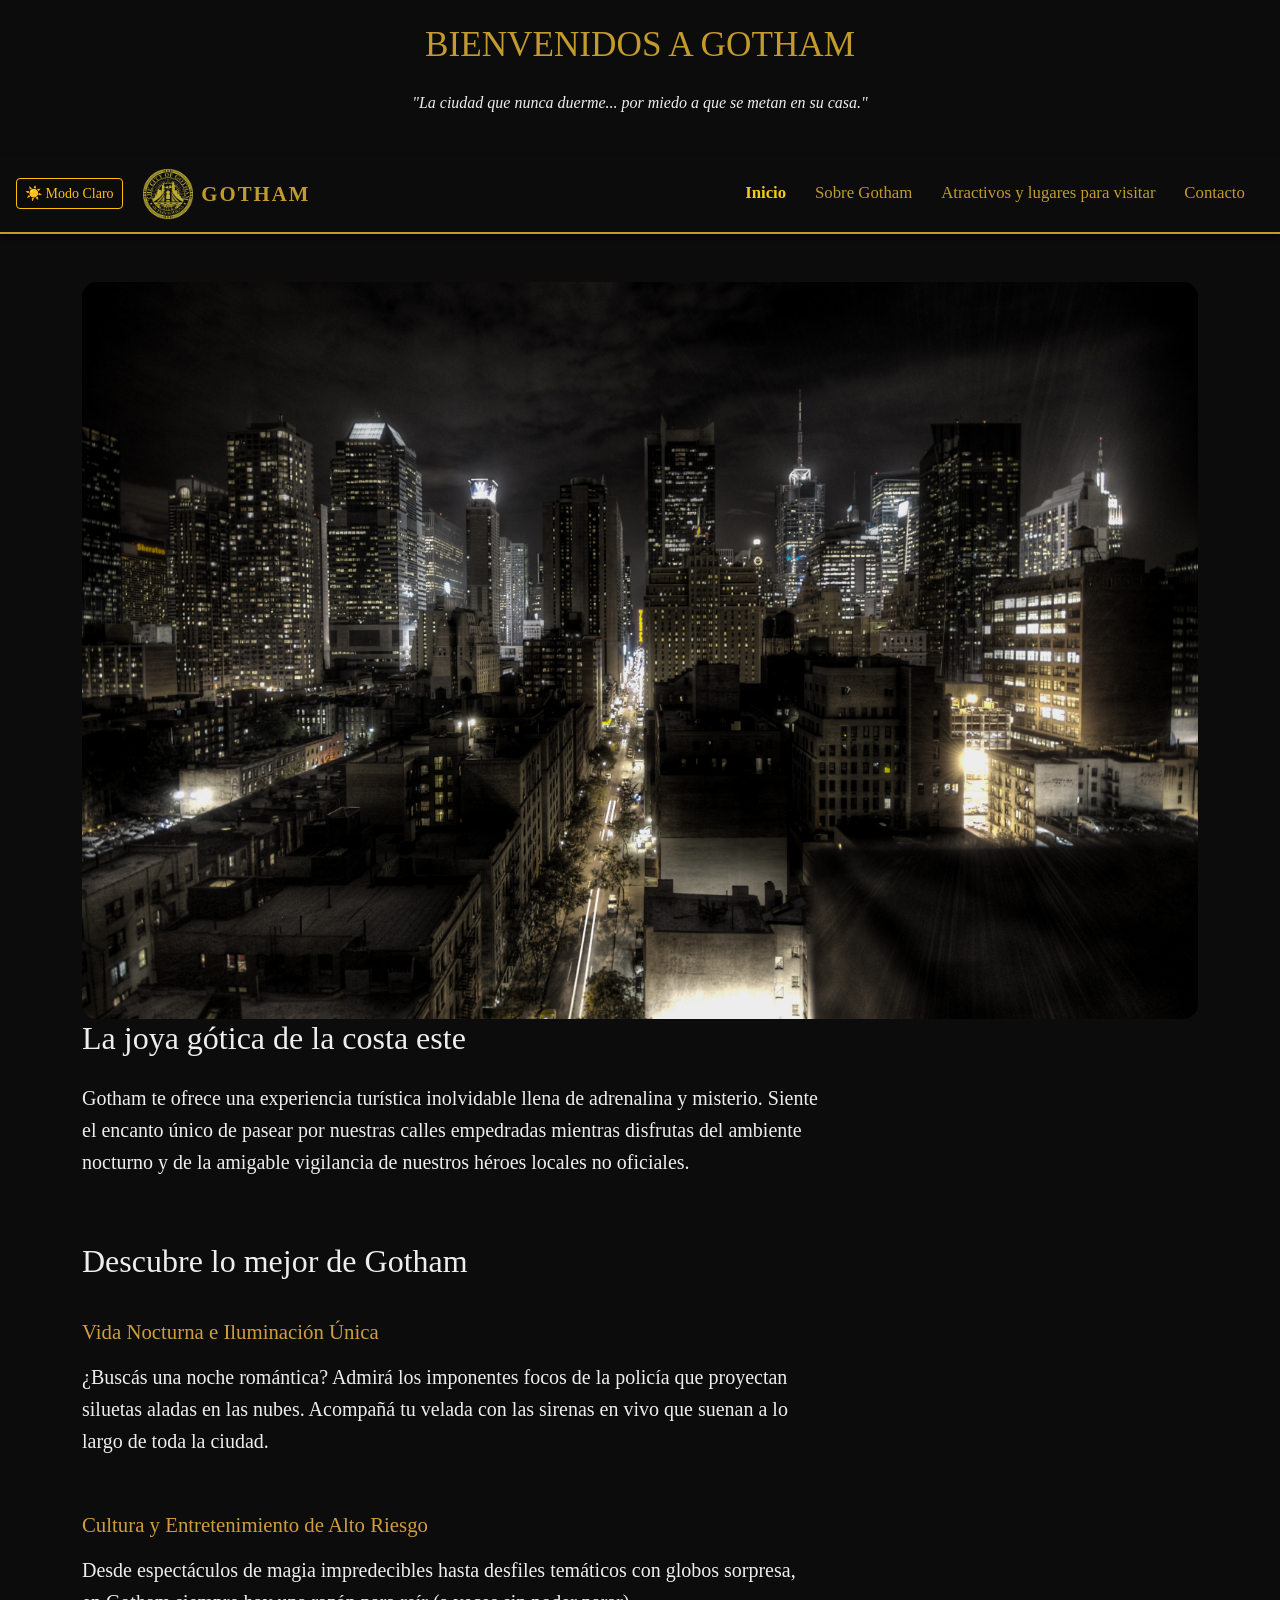
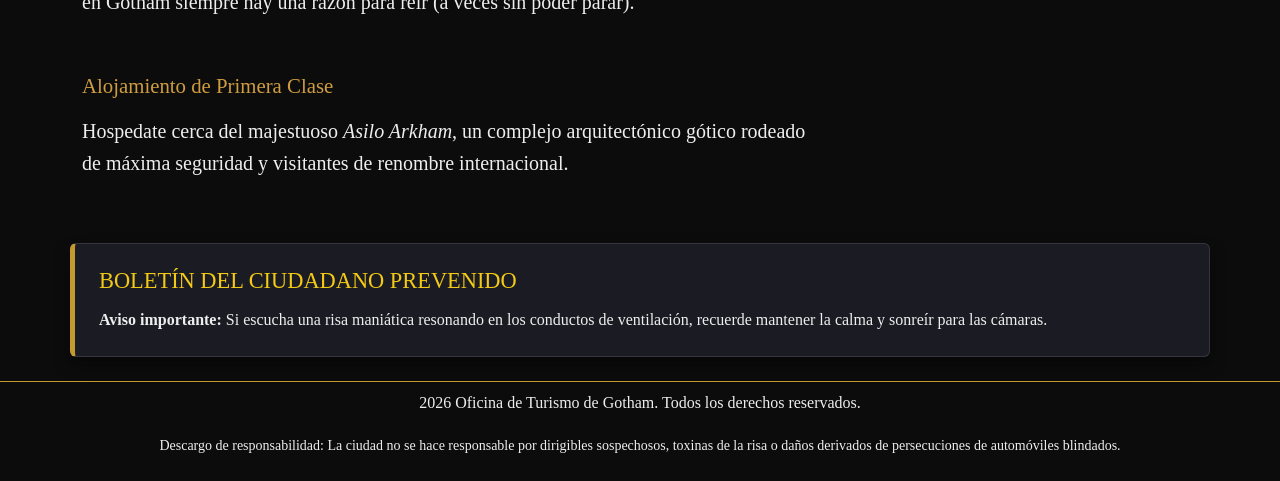
<file: Index.html>
<!DOCTYPE html>
<html lang="es">
<head>
    <meta charset="UTF-8">
    <meta name="viewport" content="width=device-width, initial-scale=1.0">
    <title>Gotham - Portal Turístico Oficial</title>
    <link href="https://cdn.jsdelivr.net/npm/bootstrap@5.3.8/dist/css/bootstrap.min.css" rel="stylesheet">
    <link rel="stylesheet" href="CSS/estilos.css">
    <script>
        if (localStorage.getItem('tema') === 'claro') {
        document.documentElement.classList.add('modo-claro');
        }
    </script>
</head>
<body>
    <header class="encabezado">
    <div class="container py-4">
        <h1 class="titulo-principal">Bienvenidos a Gotham</h1>
        <p class="subtitulo-principal"><em>"La ciudad que nunca duerme... por miedo a que se metan en su casa."</em></p>
    </div>
</header>

<nav class="navbar navbar-expand-lg navbar-dark navegacion"
     aria-label="Navegación principal">
    <button id="btn-tema" class="btn btn-outline-warning btn-sm ms-lg-3" aria-label="Cambiar tema">☀️ Modo Claro</button>

    <div class="container">
        <a class="navbar-brand d-flex align-items-center gap-2" href="Index.html">
            <img src="img/Iconos/logo.png" alt="Logo de Gotham" width="50" height="50">
            <span class="nombre-sitio">GOTHAM</span>
        </a>

        <button class="navbar-toggler" type="button"
                data-bs-toggle="collapse" data-bs-target="#menuPrincipal"
                aria-controls="menuPrincipal" aria-expanded="false"
                aria-label="Abrir o cerrar el menú">
            <span class="navbar-toggler-icon"></span>
        </button>

        <div class="collapse navbar-collapse" id="menuPrincipal">
            <ul class="navbar-nav ms-auto">
                <li class="nav-item">
                    <a class="nav-link menu-enlace active" href="Index.html" aria-current="page">Inicio</a>
                </li>
                <li class="nav-item">
                    <a class="nav-link menu-enlace" href="Ciudad.html">Sobre Gotham</a>
                </li>
                <li class="nav-item">
                    <a class="nav-link menu-enlace" href="Lugares.html">Atractivos y lugares para visitar</a>
                </li>
                <li class="nav-item">
                    <a class="nav-link menu-enlace" href="Contacto.html">Contacto</a>
                </li>
            </ul>
        </div>
    </div>
</nav>
    <main>
        
        <section class="container my-5">
            <img src="img/lugares/Gotham.jpg" alt="Gotham" class="sin-puntas">
            <h2 class="mb-4">La joya gótica de la costa este</h2> 

            <div class="row align-items-center g-4">
                
                <div class="col-12 col-md-8">
                    <p class="lead">Gotham te ofrece una experiencia turística inolvidable llena de adrenalina y misterio. 
                Siente el encanto único de pasear por nuestras calles empedradas mientras disfrutas del ambiente nocturno y de la amigable vigilancia de nuestros héroes locales no oficiales.</p>
                </div>
            </div>
        </section>
        
        <section class="container my-5">
            <h2 class="mb-4">Descubre lo mejor de Gotham</h2> 
            <article class="row align-items-center g-4 mb-4">
                <div class="col-12 col-md-8">
                    <h3>Vida Nocturna e Iluminación Única</h3>
                    <p class="lead">¿Buscás una noche romántica? Admirá los imponentes focos de la policía que proyectan siluetas aladas en las nubes. 
                Acompañá tu velada con las sirenas en vivo que suenan a lo largo de toda la ciudad.</p>
                </div>
            </article>
            <article class="row align-items-center g-4 mb-4">
                <div class="col-12 col-md-8">
                    <h3>Cultura y Entretenimiento de Alto Riesgo</h3>
                    <p class="lead">Desde espectáculos de magia impredecibles hasta desfiles temáticos con globos sorpresa, en Gotham siempre hay una razón para reír (a veces sin poder parar).</p>
                </div>
            </article>
            <article class="row align-items-center g-4 mb-4">
                <div class="col-12 col-md-8">
                    <h3>Alojamiento de Primera Clase</h3>
                    <p class="lead">Hospedate cerca del majestuoso <i>Asilo Arkham</i>, un complejo arquitectónico gótico rodeado de máxima seguridad y visitantes de renombre internacional. </p>
                </div>
            </article>
        </section>
        <aside class="position-relative aside-personalizado p-4 mb-4 rounded container my-5">
            <h2>Boletín del Ciudadano Prevenido</h2>
            <p><strong>Aviso importante:</strong> Si escucha una risa maniática resonando en los conductos de ventilación, recuerde mantener la calma y sonreír para las cámaras.</p>
        </aside>


    </main>
    <footer>
        <p> 2026 Oficina de Turismo de Gotham. Todos los derechos reservados.</p>
        <p><small>Descargo de responsabilidad: La ciudad no se hace responsable por dirigibles sospechosos, toxinas de la risa o daños derivados de persecuciones de automóviles blindados.</small></p>
    </footer>
    <script src="https://cdn.jsdelivr.net/npm/bootstrap@5.3.8/dist/js/bootstrap.bundle.min.js"></script>
    <script src="main.js"></script>
    
</body>
</html>
</file>
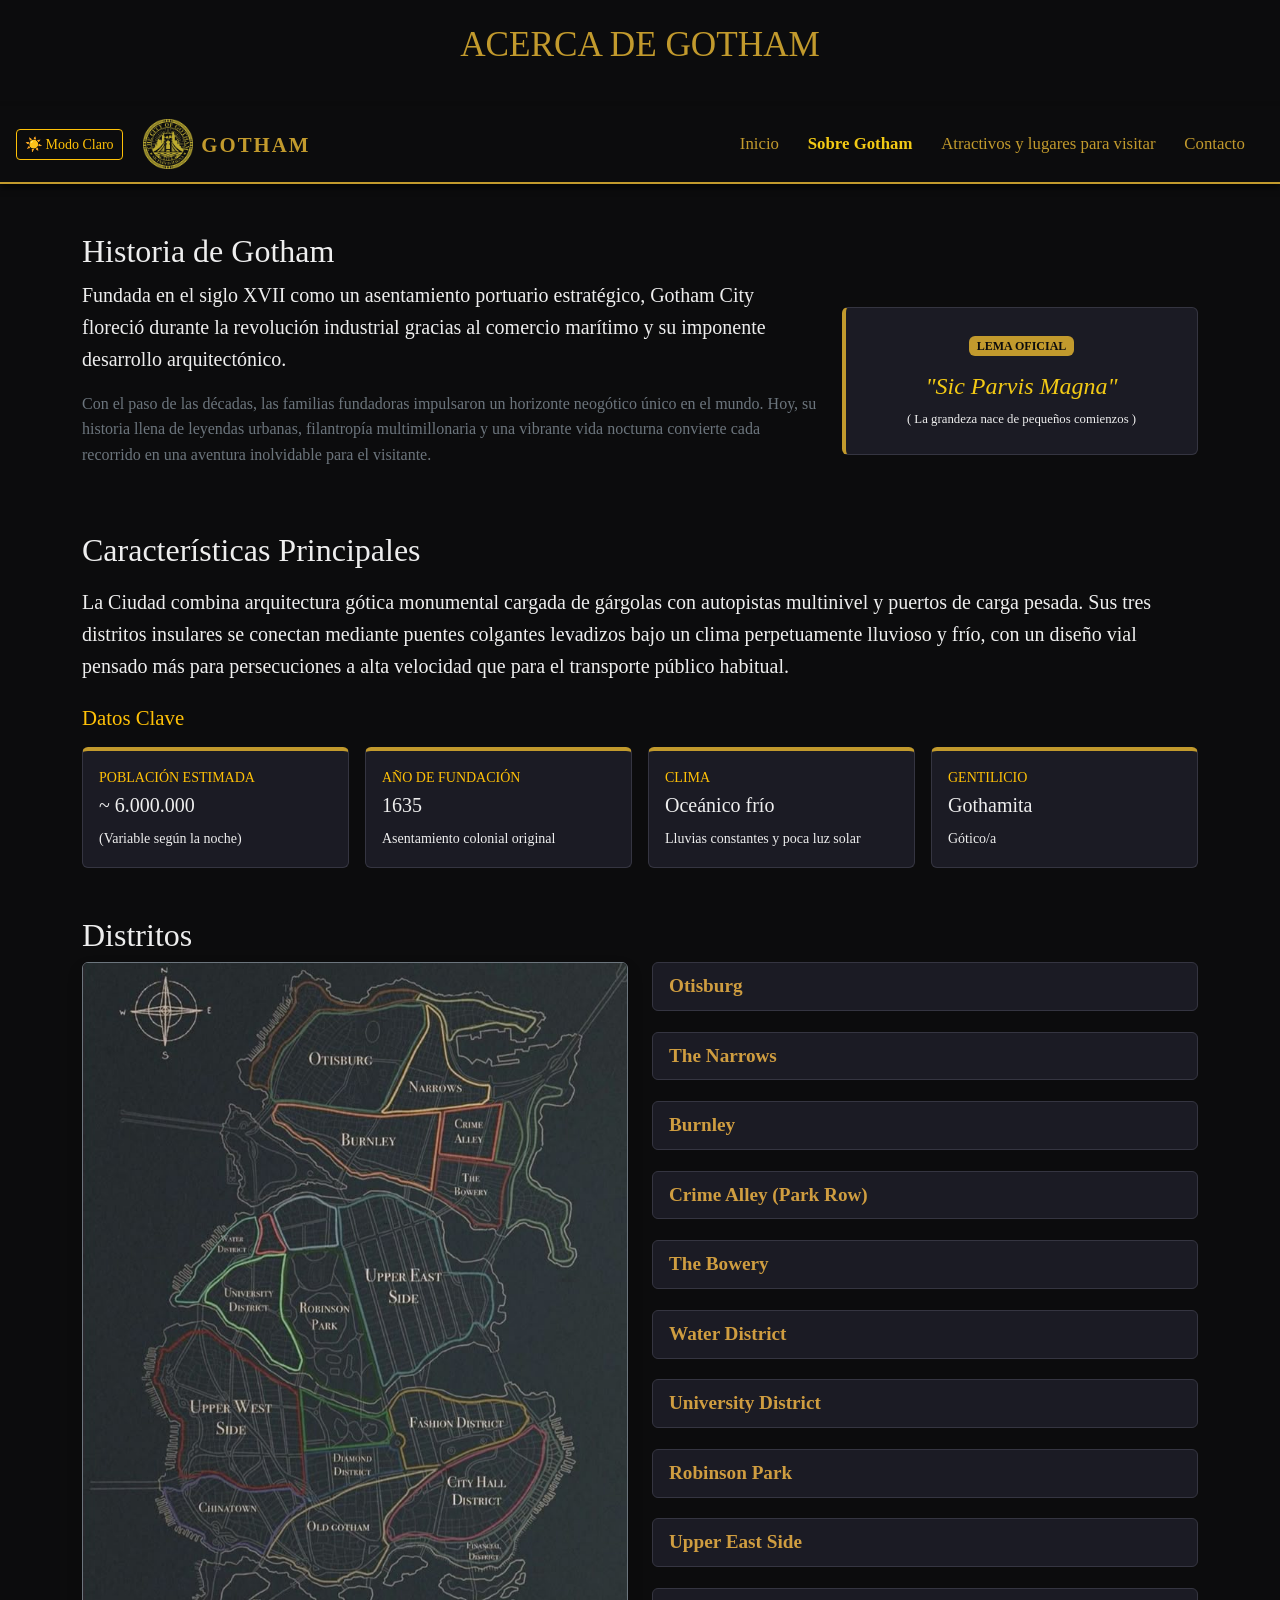
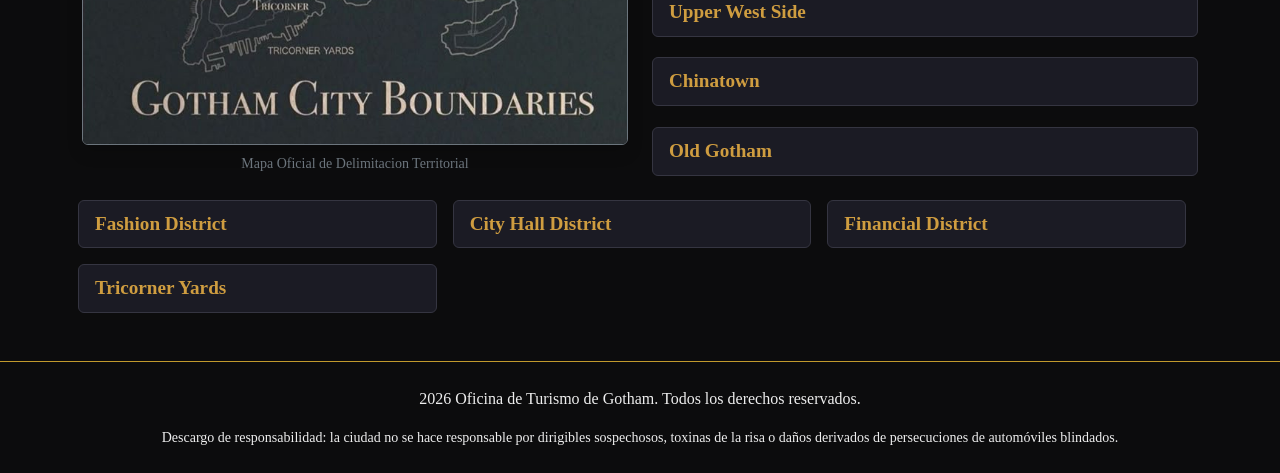
<file: ciudad.html>
<!DOCTYPE html>
<html lang="es">
<head>
    <meta charset="UTF-8">
    <meta name="viewport" content="width=device-width, initial-scale=1.0">

    <title>Gotham - Historia y Caracteristicas</title>

    <link href="https://cdn.jsdelivr.net/npm/bootstrap@5.3.8/dist/css/bootstrap.min.css" rel="stylesheet">
    <link rel="stylesheet" href="CSS/estilos.css">
    <script>
        if (localStorage.getItem('tema') === 'claro') {
        document.documentElement.classList.add('modo-claro');
        }
    </script>

</head>

<body>
    <header class="encabezado">
        <div class="container py-4">
            <h1 class="titulo-principal">Acerca de Gotham</h1>
        </div> 
    </header>
    
    <nav class="navbar navbar-expand-lg  navbar-dark navegacion "
            aria-label="Navegación principal">
        <button id="btn-tema" class="btn btn-outline-warning btn-sm ms-lg-3" aria-label="Cambiar tema">☀️ Modo Claro</button>

        <div class="container">

            <a class="navbar-brand d-flex align-items-center gap-2 " href="Index.html">
                <img src="img/Iconos/logo.png"
                        alt="Logo de Gotham"
                        width="50"
                        height="50">
                <span class="nombre-sitio">GOTHAM</span>
            </a>

            <button class="navbar-toggler"
                    type="button"
                    data-bs-toggle="collapse"
                    data-bs-target="#menuPrincipal"
                    aria-controls="menuPrincipal"
                    aria-expanded="false"
                    aria-label="Abrir o cerrar el menú">

                <span class="navbar-toggler-icon"></span>

            </button>

            <div class="collapse navbar-collapse"
                id="menuPrincipal">

                <ul class="navbar-nav ms-auto">

                    <li class="nav-item">
                        <a class="nav-link menu-enlace" href="Index.html">Inicio</a>
                    </li>

                    <li class="nav-item"> 
                        <a class="nav-link menu-enlace active"href="Ciudad.html">Sobre Gotham</a>
                    </li>

                    <li class="nav-item">
                        <a class="nav-link menu-enlace "href="Lugares.html" aria-current="page">Atractivos y lugares para visitar</a>
                    </li>

                    <li class="nav-item">
                        <a class="nav-link menu-enlace"href="Contacto.html">Contacto</a>
                    </li>
                </ul>
            </div>
        </div>
    </nav>


    <main>
        
        <section class="container my-5">
            <h2>Historia de Gotham</h2> 

            <div class="row align-items-center g-4">
                
                <div class="col-12 col-md-8">
                    <p class="lead">Fundada en el siglo XVII como un asentamiento portuario estratégico, Gotham City floreció durante la revolución industrial gracias al comercio marítimo y su imponente desarrollo arquitectónico.</p>
                    <p class="text-secondary">Con el paso de las décadas, las familias fundadoras impulsaron un horizonte neogótico único en el mundo. Hoy, su historia llena de leyendas urbanas, filantropía multimillonaria y una vibrante vida nocturna convierte cada recorrido en una aventura inolvidable para el visitante.</p> 
                </div>

                <div class="col-12 col-md-4">
                    <div class="card tarjeta-lema">
                        <div class="card-body text-center py-4">
                            <span class="badge">Lema Oficial</span>
                            <h4>"Sic Parvis Magna"</h4>
                            <p>( La grandeza nace de pequeños comienzos )</p>
                        </div>
                    </div>
                </div>
            </div>
        </section>

        <section id="datos-clave" class="container my-5">
            <h2 class="mb-3">Características Principales</h2>
            <p class="lead mb-4">
                La Ciudad combina arquitectura gótica monumental cargada de gárgolas con autopistas multinivel y puertos de carga pesada. Sus tres distritos insulares se conectan mediante puentes colgantes levadizos bajo un clima perpetuamente lluvioso y frío, con un diseño vial pensado más para persecuciones a alta velocidad que para el transporte público habitual.
            </p>

            <h3 class="text-warning mb-3">Datos Clave</h3>
            
            <div class="row row-cols-1 row-cols-md-2 row-cols-lg-4 g-3">
                
                <div class="col">
                    <div class="card h-100">
                        <div class="card-body">
                            <small class="text-warning text-uppercase d-block mb-1">Población Estimada</small>
                            <h5>~ 6.000.000</h5>
                            <small>(Variable según la noche)</small>
                        </div>
                    </div>
                </div>
            
                <div class="col">
                    <div class="card h-100">
                        <div class="card-body">
                            <small class="text-warning text-uppercase d-block mb-1">Año de Fundación</small>
                            <h5>1635</h5>
                            <small>Asentamiento colonial original</small>
                        </div>
                    </div>
                </div> 
                <div class="col">
                    <div class="card h-100">
                        <div class="card-body">
                            <small class="text-warning text-uppercase d-block mb-1">Clima</small>
                            <h5>Oceánico frío</h5>
                            <small>Lluvias constantes y poca luz solar</small>
                        </div>
                    </div>
                </div> 
                <div class="col">
                    <div class="card h-100">
                        <div class="card-body">
                            <small class="text-warning text-uppercase d-block mb-1">Gentilicio</small>
                            <h5>Gothamita</h5>
                            <small>Gótico/a</small>
                        </div>
                    </div>
                </div>         
            </div>
        </section>


        <section id="distritos" class="container my-5">
            <h2>Distritos</h2>

            <div class="row mb-4">

                <div class="col-12 col-md-6 mb-3 mb-md-0">
                    <img src="img/lugares/Mapa.jpg" 
                    class="img-fluid rounded border border-secondary shadow" 
                    alt="Mapa de Gotham">
                    <small class="d-block text-secondary text-center mt-2">
                    Mapa Oficial de Delimitacion Territorial</small>
                </div>

                
                <div class="col-12 col-md-6 d-flex flex-column justify-content-between">
                    
                    <div class="card mb-2">
                        <div class="card-body py-2 px-3">
                            <details class="distrito-detalles">
                                <summary>Otisburg</summary>

                                <div class="distrito-contenido">
                                    <p class="card-text">Sector septentrional de uso industrial y logístico. Es el eje de transferencia de carga pesada, depósitos fiscales y conexión directa hacia las dársenas norteñas.</p>
                                    <small class="text-secondary d-block">
                                        <strong>Puntos de interes:</strong>Terminal de Carga Ferroviaria del Norte y Depósitos Portuarios Otis.
                                    </small>
                                </div>
                            </details>
                        </div>
                    </div>
                
                    
                    <div class="card mb-2">
                        <div class="card-body py-2 px-3">
                            <details class="distrito-detalles">
                                <summary>The Narrows</summary>

                                <div class="distrito-contenido">
                                    <p class="card-text">Isla fluvial angosta situada en el sector noreste. Funciona como zona de contención institucional y paso obligado entre los sistemas de puentes hacia el norte metropolitano.</p>
                                        <small class="text-secondary d-block">
                                        <strong>Puntos de interés:</strong> Pasaje del Acueducto y Puente Levadizo Este.
                                    </small>
                                </div>
                            </details>
                        </div>
                    </div>
            
                    <div class="card mb-2">
                        <div class="card-body py-2 px-3">
                            <details class="distrito-detalles">
                                <summary>Burnley</summary>
                                <div class="distrito-contenido">
                                    <p class="card-text">Núcleo de servicios esenciales y salud pública de Gotham Central. Agrupa la mayor densidad de complejos sanitarios y laboratorios de investigación médica del municipio.</p>
                                    <small class="text-secondary d-block">
                                        <strong>Puntos de interés:</strong> Hospital General de Gotham y Complejo Médico Universitario.
                                    </small>
                                </div>
                            </details>
                        </div>
                    </div>

                    <div class="card mb-2">
                        <div class="card-body py-2 px-3">
                            <details class="distrito-detalles">
                                <summary>Crime Alley (Park Row)</summary>
                                <div class="distrito-contenido">
                                    <p class="card-text">Antigua área residencial señorial de finales del siglo XIX actualmente bajo programa de reordenamiento urbano y vigilancia preventiva permanente del GCPD.</p>
                                    <small class="text-secondary d-block">
                                        <strong>Puntos de interés:</strong> Teatro Monarch (fachada histórica) y Memorial de Park Row.
                                    </small>
                                </div>
                            </details>
                        </div>
                    </div>
                    
                    <div class="card mb-2">
                        <div class="card-body py-2 px-3">
                            <details class="distrito-detalles">
                                <summary>The Bowery</summary>
                                <div class="distrito-contenido">
                                    <p class="card-text">Distrito popular de alta densidad residencial y comercial periférica, caracterizado por sus talleres mecánicos, mercados vecinales y arterias de tránsito continuo.</p>
                                    <small class="text-secondary d-block">
                                        <strong>Puntos de interés:</strong> Mercado Central Este y Estación de Trenes Bowery.
                                    </small>
                                </div>
                            </details>
                        </div>
                    </div>
                    
                   <div class="card mb-2">
                        <div class="card-body py-2 px-3">
                            <details class="distrito-detalles">
                                <summary>Water District</summary>
                                <div class="distrito-contenido">
                                    <p class="card-text">Comuna ribereña occidental dedicada al tratamiento de aguas y control hidroeléctrico, enlace vital entre la bahía y el acueducto central.</p>
                                    <small class="text-secondary d-block">
                                        <strong>Puntos de interés:</strong> Estación de Bombeo Municipal y Diques Occidentales.
                                    </small>
                                </div>
                            </details>
                        </div>
                    </div>
                    
                    <div class="card mb-2">
                        <div class="card-body py-2 px-3">
                            <details class="distrito-detalles">
                                <summary>University District</summary>
                                <div class="distrito-contenido">
                                    <p class="card-text">Polo cultural y científico metropolitano. Concentra las principales facultades públicas, bibliotecas históricas y residencias académicas de la región.</p>
                                    <small class="text-secondary d-block">
                                        <strong>Puntos de interés:</strong> Universidad de Gotham City y Biblioteca Central Archival.
                                    </small>
                                </div>
                            </details>
                        </div>
                    </div>

                    <div class="card mb-2">
                        <div class="card-body py-2 px-3">
                            <details class="distrito-detalles">
                                <summary>Robinson Park</summary>
                                <div class="distrito-contenido">
                                    <p class="card-text">Reserva natural central y pulmón verde protegido de la metrópoli. Proporciona espacios de recreación pública, conservación botánica y lagos artificiales.</p>
                                    <small class="text-secondary d-block">
                                        <strong>Puntos de interés:</strong> Jardín Botánico Municipal y Embalse Central Robinson.
                                    </small>
                                </div>
                            </details>
                        </div>
                    </div>

                    <div class="card mb-2">
                        <div class="card-body py-2 px-3">
                            <details class="distrito-detalles">
                                <summary>Upper East Side</summary>
                                <div class="distrito-contenido">
                                    <p class="card-text">Subdistrito residencial de clase media-alta y profesionales, conformado por bloques de apartamentos neoclásicos y clubes sociales tradicionales.</p>
                                    <small class="text-secondary d-block">
                                        <strong>Puntos de interés:</strong> Paseo Costero Este y Museo Cívico de Arte.
                                    </small>
                                </div>
                            </details>
                        </div>
                    </div>

                    <div class="card mb-2">
                        <div class="card-body py-2 px-3">
                            <details class="distrito-detalles">
                                <summary>Upper West Side</summary>
                                <div class="distrito-contenido">
                                    <p class="card-text">Área costera residencial y comercial con vista directa a la bahía abierta, destacada por sus torres residenciales y conexiones náuticas civiles.</p>
                                    <small class="text-secondary d-block">
                                        <strong>Puntos de interés:</strong> Club Náutico Metropolitano y Torres del Mirador Oeste.
                                    </small>
                                </div>
                            </details>
                        </div>
                    </div>

                    <div class="card mb-2">
                        <div class="card-body py-2 px-3">
                            <details class="distrito-detalles">
                                <summary>Chinatown</summary>
                                <div class="distrito-contenido">
                                    <p class="card-text">Histórico enclave comercial y gastronómico del sur de Gotham. Reconocido por sus mercados tradicionales de importación, restaurantes y festividades culturales.</p>
                                    <small class="text-secondary d-block">
                                        <strong>Puntos de interés:</strong> Mercado del Dragón y Templo Conmemorativo de la Bahía.
                                    </small>
                                </div>
                            </details>
                        </div>
                    </div>

                    <div class="card ">
                        <div class="card-body py-2 px-3">
                            <details class="distrito-detalles">
                                <summary>Old Gotham</summary>
                                <div class="distrito-contenido">
                                    <p class="card-text">El asentamiento fundacional de la ciudad del siglo XVII. Mantiene el trazo colonial original de calles adoquinadas, catedrales centenarias y monumentos históricos.</p>
                                    <small class="text-secondary d-block">
                                        <strong>Puntos de interés:</strong> Catedral de Gotham y Torre del Reloj Histórica.
                                    </small>
                                </div>
                            </details>
                        </div>
                    </div>

            </div>
            <div class="row row-cols-1 row-cols-md-2 row-cols-lg-3 g-3 mt-2 align-items-start">


                <div class="col">
                    <div class="card">
                        <div class="card-body py-2 px-3">
                            <details class="distrito-detalles">
                                <summary>Fashion District</summary>
                                <div class="distrito-contenido">
                                    <p class="card-text">Área comercial de indumentaria, sastrerías, estudios de diseño textil y pasarelas de moda de renombre continental.</p>
                                    <small class="text-secondary d-block">
                                        <strong>Puntos de interés:</strong> Casa de la Alta Costura de Gotham y Plaza de los Desfiles.
                                    </small>
                                </div>
                            </details>
                        </div>
                    </div>
                </div>

                <div class="col">
                    <div class="card">
                        <div class="card-body py-2 px-3">
                            <details class="distrito-detalles">
                                <summary>City Hall District</summary>
                                <div class="distrito-contenido">
                                    <p class="card-text">Centro cívico, judicial y gubernamental de la ciudad. Concentra las oficinas de la alcaldía, tribunales federales y la central principal de policía.</p>
                                    <small class="text-secondary d-block">
                                        <strong>Puntos de interés:</strong> Palacio Municipal (City Hall) y Cuartel Central del GCPD.
                                    </small>
                                </div>
                            </details>
                        </div>
                    </div>
                </div>

                <div class="col">
                    <div class="card">
                        <div class="card-body py-2 px-3">
                            <details class="distrito-detalles">
                                <summary>Financial District</summary>
                                <div class="distrito-contenido">
                                    <p class="card-text">Sede corporativa y bursátil de la costa este. Rascacielos de multinacionales y conglomerados bancarios que dirigen la economía metropolitana.</p>
                                    <small class="text-secondary d-block">
                                        <strong>Puntos de interés:</strong> Wayne Enterprises Tower y Bolsa de Valores de Gotham.
                                    </small>
                                </div>
                            </details>
                        </div>
                    </div>
                </div>

                <div class="col">
                    <div class="card">
                        <div class="card-body py-2 px-3">
                            <details class="distrito-detalles">
                                <summary>Tricorner Yards</summary>
                                <div class="distrito-contenido">
                                    <p class="card-text">Península meridional de terminales navales, astilleros y desguace de buques. Gestiona el fondeo y mantenimiento de embarcaciones transoceánicas.</p>
                                    <small class="text-secondary d-block">
                                        <strong>Puntos de interés:</strong> Astilleros Navales Tricorner y Faro de la Península Sur.
                                    </small>
                                </div>
                            </details>
                        </div>
                    </div>
                </div>

            </div>
        </section>
        

    </main>
    <footer class="pie-pagina">
        <div class="container pie-contenido">
            <p>
                2026 Oficina de Turismo de Gotham.
                Todos los derechos reservados.
            </p>

            <p>
                <small>
                    Descargo de responsabilidad: la ciudad no se hace
                    responsable por dirigibles sospechosos, toxinas de la
                    risa o daños derivados de persecuciones de automóviles
                    blindados.
                </small>
            </p>
        </div>
    </footer>

    <script src="main.js"></script>
    <script src="https://cdn.jsdelivr.net/npm/bootstrap@5.3.8/dist/js/bootstrap.bundle.min.js"></script>
</body>
</html>
</file>
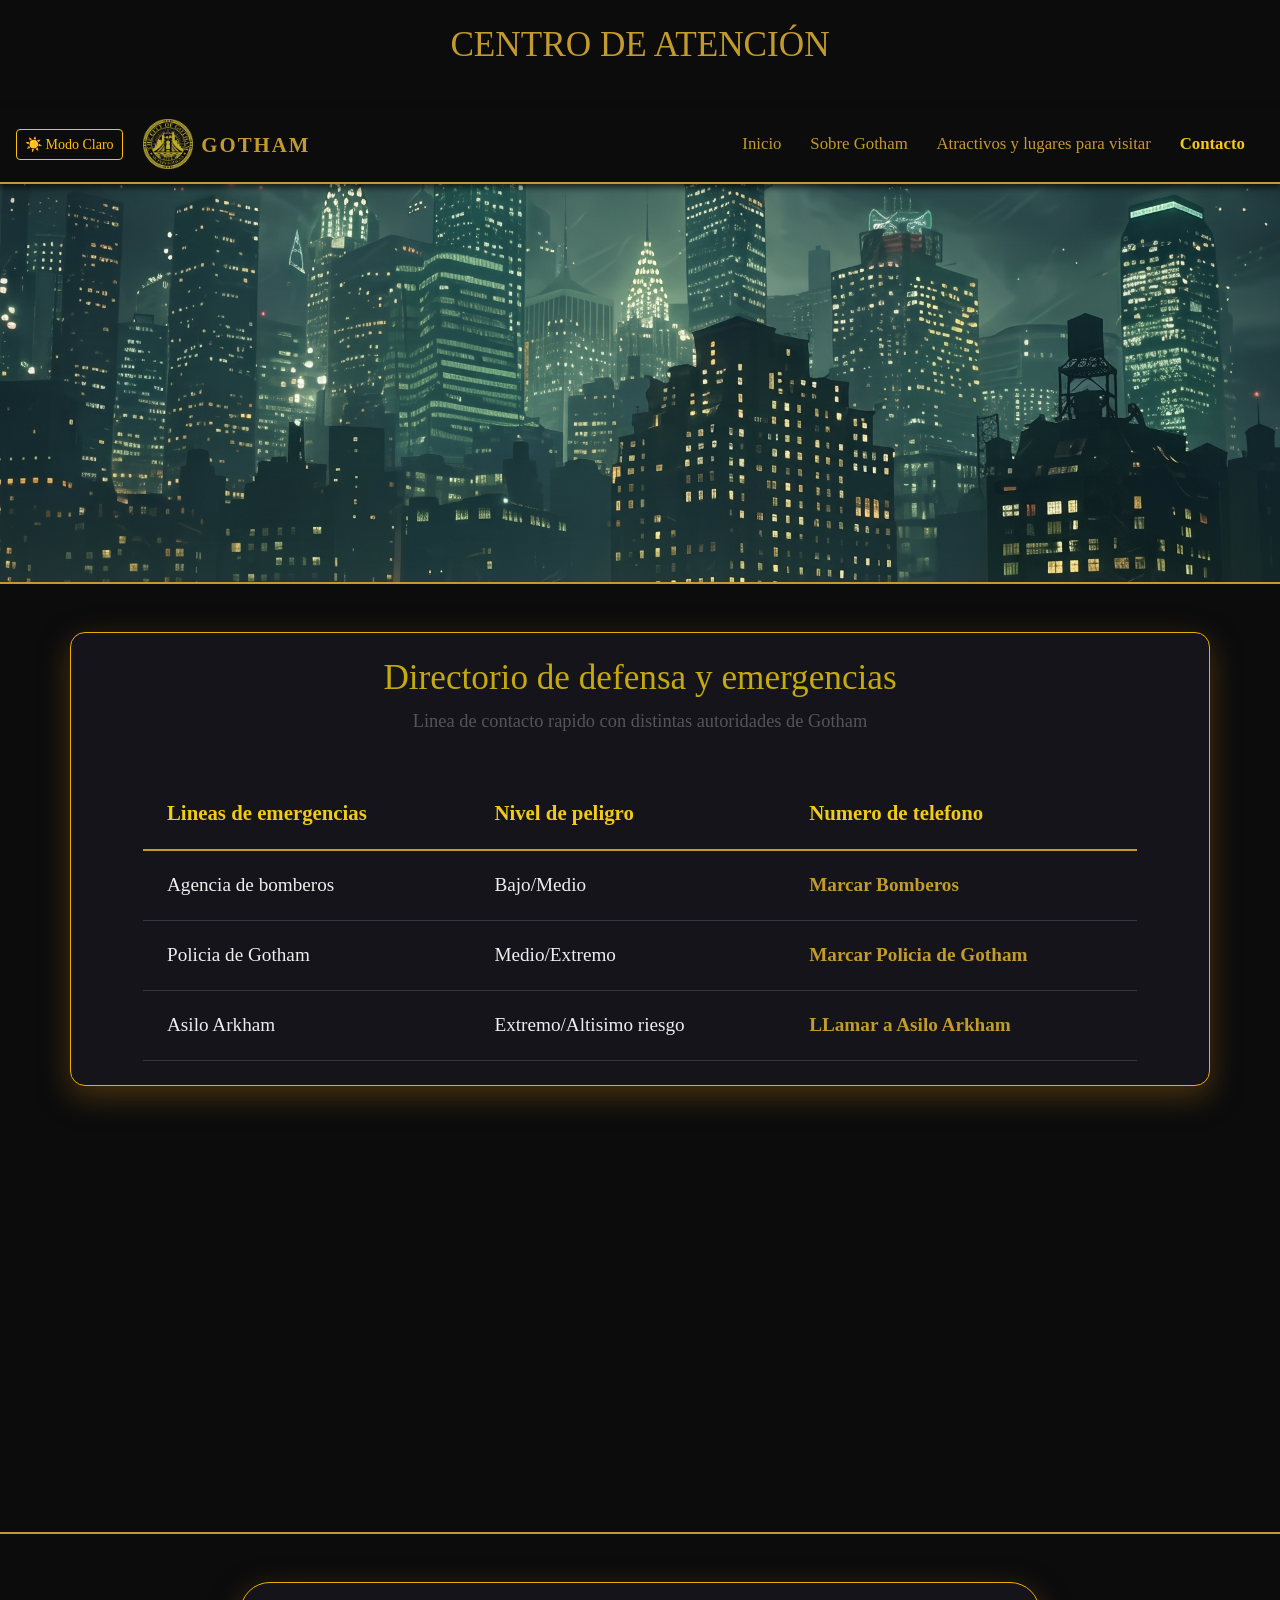
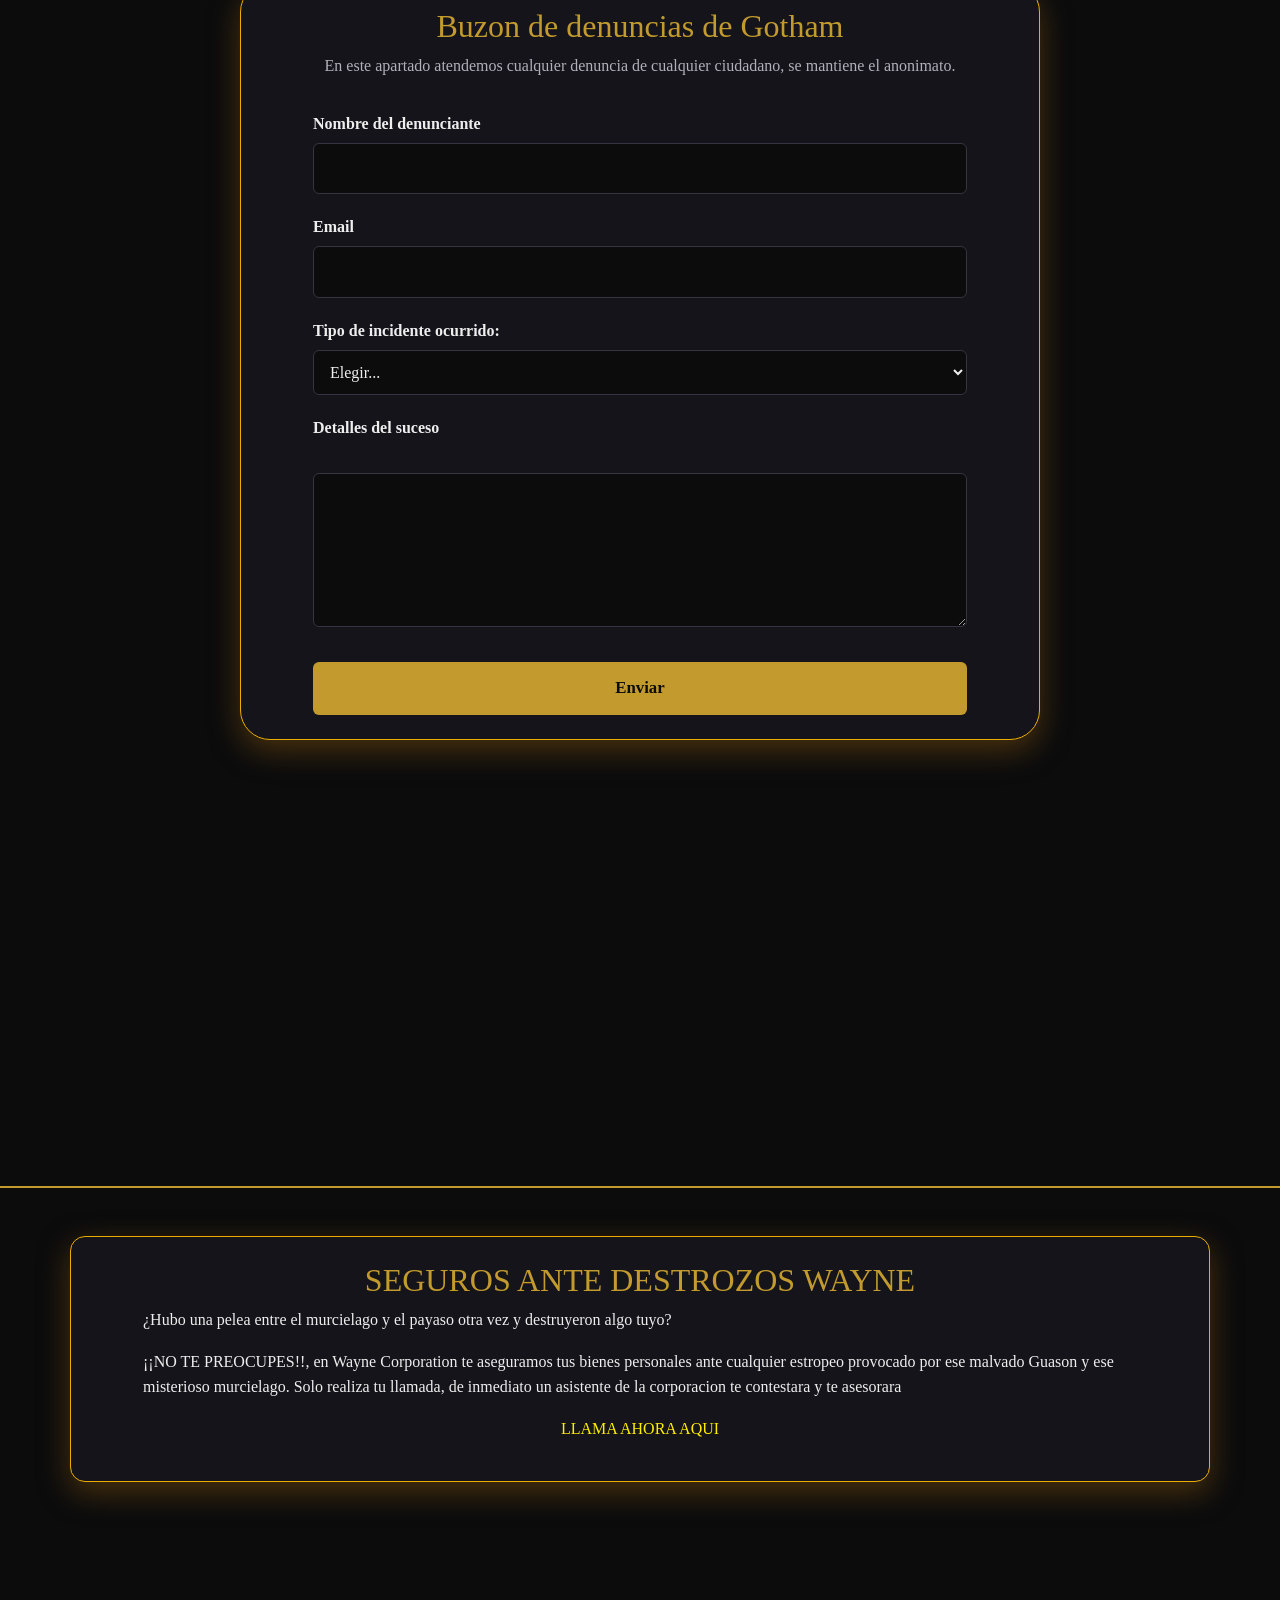
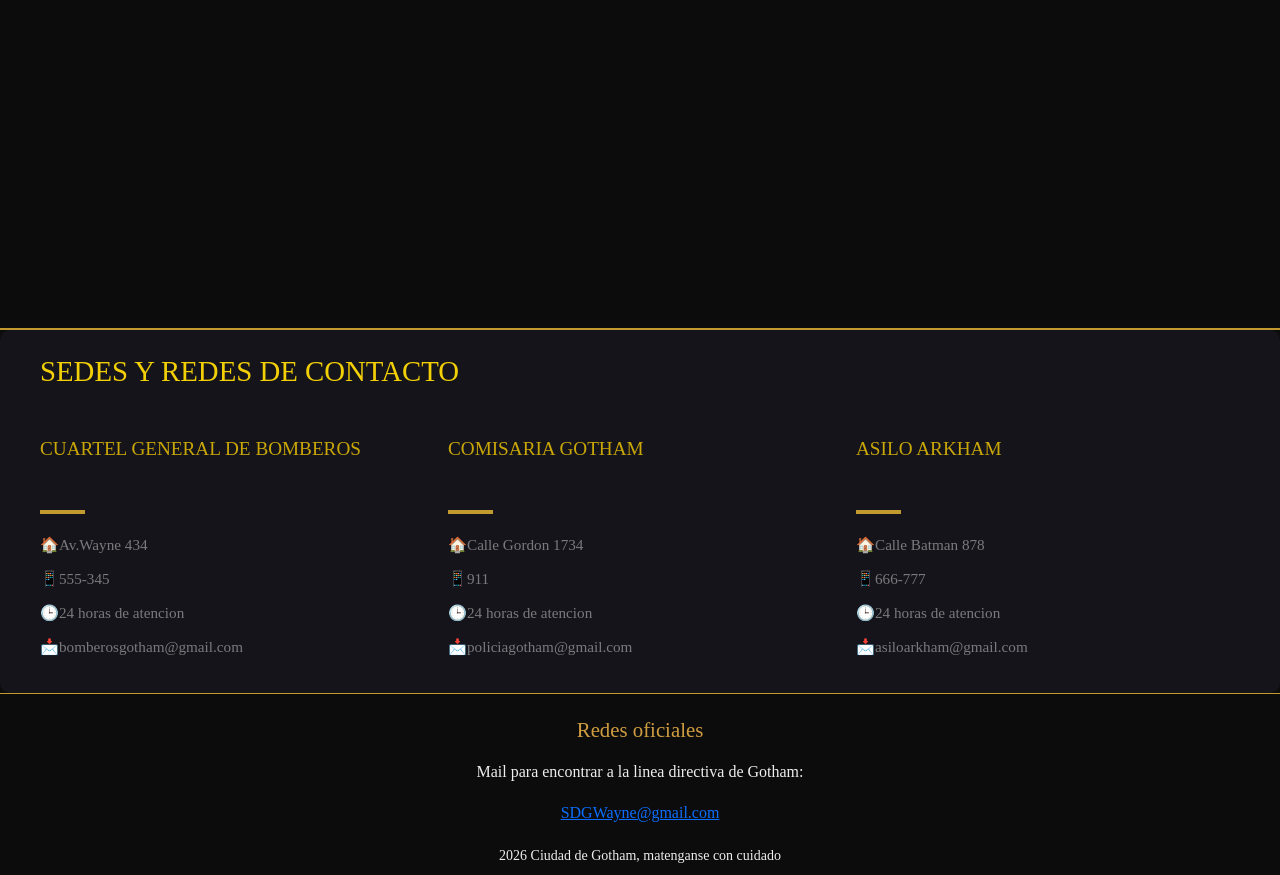
<file: contacto.html>
<!DOCTYPE html>
<html lang="es">
<head>
  <meta name="viewport" content="width=device-width, initial-scale=1.0">
  <meta charset="UTF-8">
  <title>Contactos - Ciudad de Gotham</title>
  <link href="https://cdn.jsdelivr.net/npm/bootstrap@5.3.8/dist/css/bootstrap.min.css" rel="stylesheet">
  <link rel="stylesheet" href="CSS/estilos.css">
  <script>
        if (localStorage.getItem('tema') === 'claro') {
        document.documentElement.classList.add('modo-claro');
        }
  </script>
</head>
<body>

   <header id="centrodirectivo" class="encabezado" >
        
        <div class="container py-4">
            <h1 class="titulo-principal"> Centro de atención </h1>
        </div>
   </header>


  <nav class="navbar navbar-expand-lg  navbar-dark navegacion "
            aria-label="Navegación principal">
        <button id="btn-tema" class="btn btn-outline-warning btn-sm ms-lg-3" aria-label="Cambiar tema">☀️ Modo Claro</button>

        <div class="container">

            <a class="navbar-brand d-flex align-items-center gap-2 " href="Index.html">
                <img src="img/Iconos/logo.png"
                        alt="Logo de Gotham"
                        width="50"
                        height="50">
                <span class="nombre-sitio">GOTHAM</span>
            </a>

            <button class="navbar-toggler"
                    type="button"
                    data-bs-toggle="collapse"
                    data-bs-target="#menuPrincipal"
                    aria-controls="menuPrincipal"
                    aria-expanded="false"
                    aria-label="Abrir o cerrar el menú">

                <span class="navbar-toggler-icon"></span>

            </button>

            <div class="collapse navbar-collapse"
                id="menuPrincipal">

                <ul class="navbar-nav ms-auto">

                    <li class="nav-item">
                        <a class="nav-link menu-enlace" href="Index.html">Inicio</a>
                    </li>

                    <li class="nav-item"> 
                        <a class="nav-link menu-enlace"href="Ciudad.html">Sobre Gotham</a>
                    </li>

                    <li class="nav-item">
                        <a class="nav-link menu-enlace "href="Lugares.html" aria-current="page">Atractivos y lugares para visitar</a>
                    </li>

                    <li class="nav-item">
                        <a class="nav-link menu-enlace active"href="Contacto.html">Contacto</a>
                    </li>
                </ul>
            </div>
        </div>
    </nav>
            
  <div class="banner-parallax"></div> 

<main>
   <section id="directorio" class="container py-4">
    <h2>Directorio de defensa y emergencias</h2>
    <p>Linea de contacto rapido con distintas autoridades de Gotham</p>
    

    <table>
      <thead>
        <tr>
          <th>Lineas de emergencias</th>
          <th>Nivel de peligro</th>
          <th>Numero de telefono</th>
        </tr>
      </thead>
      <tbody>
        <tr>
            <td>Agencia de bomberos</td>
            <td>Bajo/Medio</td>
            <td><a href="tel:555-345">Marcar Bomberos</a></td>
        </tr>
        <tr>
            <td>Policia de Gotham</td>
            <td>Medio/Extremo</td>
            <td><a href="tel:911">Marcar Policia de Gotham</a></td>
        </tr>
        <tr>
            <td>Asilo Arkham</td>
            <td>Extremo/Altisimo riesgo</td>
            <td><a href="tel:7684-3523">LLamar a Asilo Arkham</a></td>
        </tr>
      </tbody>
    </table>
   </section>

   <div class="banner-parallax1"></div>

   <section id="denuncias" class="container py-4">
     <h2>Buzon de denuncias de Gotham</h2>
     <p>En este apartado atendemos cualquier denuncia de cualquier ciudadano, se mantiene el anonimato.</p>

     <form action="/procesar_denuncia" method="post">

      <div class="grupo-campo">
        <label for="nombre">Nombre del denunciante</label>
        <input type="text" id="nombre" name="nombre" required>
      </div>
        
      <div class="grupo-campo">
        <label for="email">Email</label>
        <input type="email" id="email" 
         name="email" required>
      </div> 
      
      <div class="grupo-campo">
       <label for="incidente">Tipo de incidente ocurrido:</label>
       <select id="incidente" name="incidente">
         <option value="">Elegir...</option>
         <option value="robo">Robo o asalto</option>
         <option value="vandalismo">Vandalismo (explosiones,gas de la risa, rayos laser, etc...)</option>
         <option value="murcielago">Un avistamiento del murcielago</option>
         <option value="otro">Otro...</option>
       </select>
      </div>

      <div class="grupo-campo">
        <label for="detalles">Detalles del suceso</label><br>
        <textarea id="detalles" name="detalles"
          rows="5">
        </textarea>
      </div>

      <button type="submit" class="boton-denuncia">Enviar</button>
     
    </form>
   </section>

   <div class="banner-parallax2"></div>

   <section id="wayne" class="container py-4">
     <h2>SEGUROS ANTE DESTROZOS WAYNE</h2>
      <p>¿Hubo una pelea entre el murcielago y el payaso otra vez y destruyeron algo tuyo?</p>
      <p>¡¡NO TE PREOCUPES!!, en Wayne Corporation te aseguramos tus bienes personales ante cualquier estropeo provocado por ese malvado Guason 
        y ese misterioso murcielago. Solo realiza tu llamada, de inmediato un asistente de la corporacion te contestara y te asesorara 
     </p>
      <div class="boton-wayne">
        <p><a href="tel:687-445">LLAMA AHORA AQUI</a></p>
      </div>
      
    </section>

  <div class="banner-parallax3"></div>

   <section id="direcciones" class="container-fluid py-4">
    <h2>SEDES Y REDES DE CONTACTO</h2>

     <div class="row">
      <article class="col-md-4">
         <h3>CUARTEL GENERAL DE BOMBEROS</h3>
          <hr>
           <p>🏠Av.Wayne 434</p>
           <p><a href="tel:555-345">📱555-345</a></p>
           <p>🕒24 horas de atencion</p>
           <p><a href="mailto:bomberosgotham@gmail.com">📩bomberosgotham@gmail.com</a></p>
      </article>

      <article class="col-md-4">
        <h3>COMISARIA GOTHAM</h3>
        <hr>
         <p>🏠Calle Gordon 1734</p>
         <p><a href="tel:911">📱911</a></p>
         <p>🕒24 horas de atencion</p>
         <p><a href="mailto:policiagotham@gmail.com">📩policiagotham@gmail.com</a></p>
      </article>

      <article class="col-md-4">
        <h3>ASILO ARKHAM</h3>
         <hr>
          <p>🏠Calle Batman 878</p>
          <p><a href="tel:666-777">📱666-777</a></p>
          <p>🕒24 horas de atencion</p>
          <p><a href="mailto:asiloarkham@gmail.com">📩asiloarkham@gmail.com</a></p>
      </article>
     </div>
   </section>

</main>

<footer>
   <h3>Redes oficiales</h3>
   <p>Mail para encontrar a la linea directiva de Gotham:</p>
   <p><a href="mailto:SDGWayne@gmail.com">SDGWayne@gmail.com</a></p>
   <small>2026 Ciudad de Gotham, matenganse con cuidado</small>
</footer>

<script src="main.js"></script>
<script src="https://cdn.jsdelivr.net/npm/bootstrap@5.3.8/dist/js/bootstrap.bundle.min.js"></script>
</body>
</html>
</file>
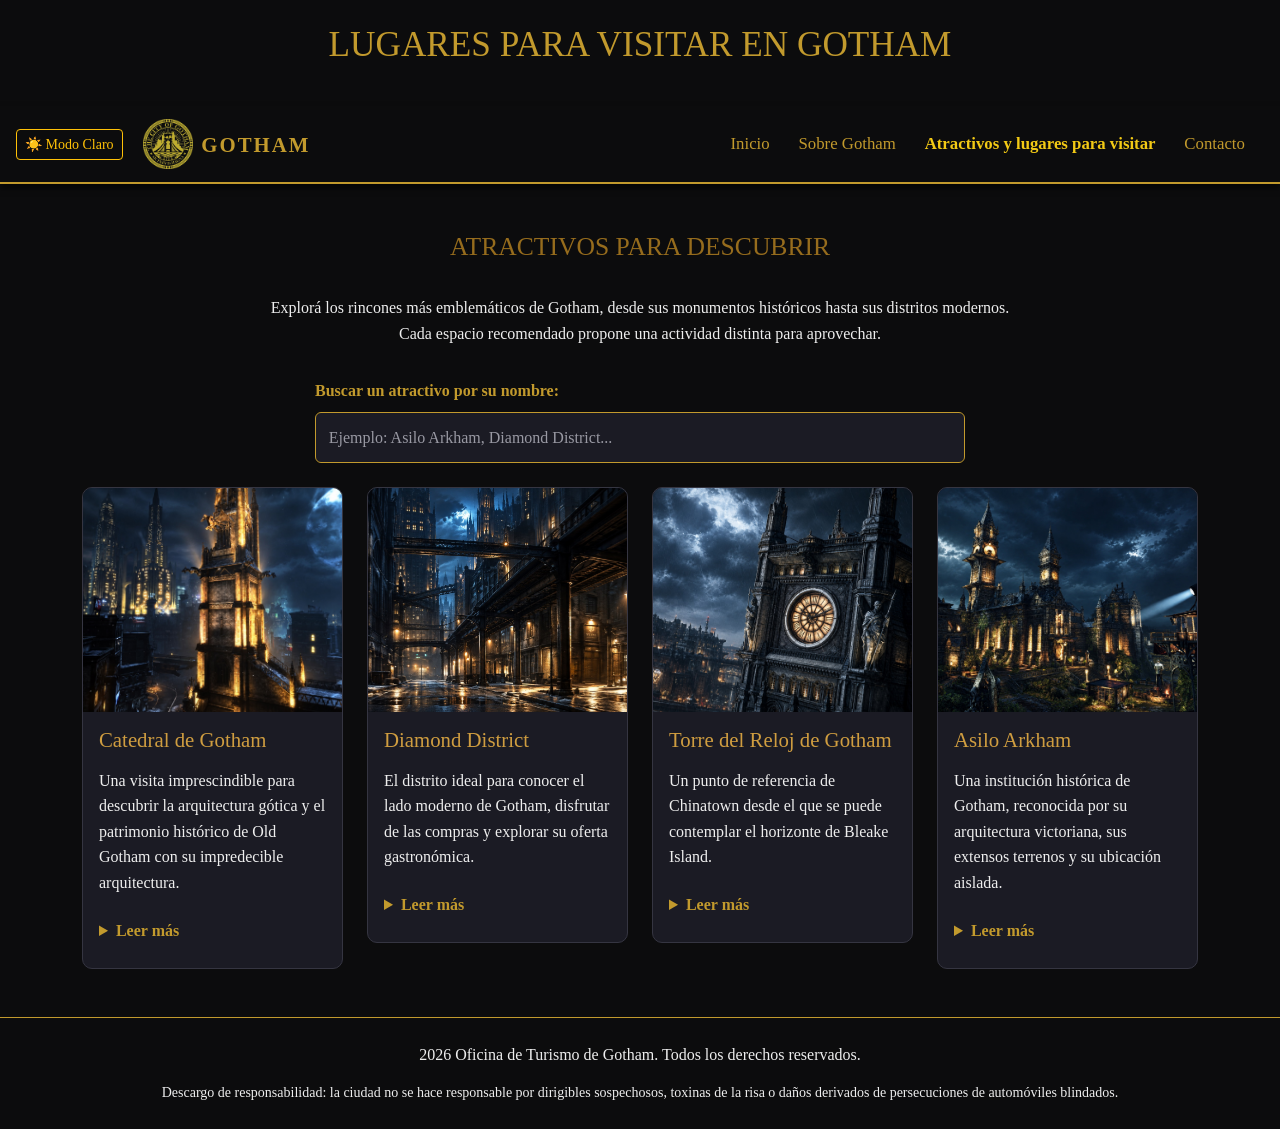
<file: Lugares.html>
<!DOCTYPE html>
<html lang="es">

<head>
    <meta charset="UTF-8">
    <meta name="viewport" content="width=device-width, initial-scale=1.0">

    <title>Lugares para visitar en Gotham</title>

    <link
        href="https://cdn.jsdelivr.net/npm/bootstrap@5.3.8/dist/css/bootstrap.min.css"
        rel="stylesheet">

    <link rel="stylesheet" href="CSS/estilos.css">
    <script>
        if (localStorage.getItem('tema') === 'claro') {
        document.documentElement.classList.add('modo-claro');
        }
    </script>
</head>

<body>
    <header class="encabezado">

        <div class="container py-4">
            <h1 class="titulo-principal">Lugares para visitar en Gotham</h1>
        </div>
        
    </header>
    
    <nav class="navbar navbar-expand-lg  navbar-dark navegacion "
            aria-label="Navegación principal">
        <button id="btn-tema" class="btn btn-outline-warning btn-sm ms-lg-3" aria-label="Cambiar tema">☀️ Modo Claro</button>

        <div class="container">

            <a class="navbar-brand d-flex align-items-center gap-2 " href="Index.html">
                <img src="img/Iconos/logo.png"
                        alt="Logo de Gotham"
                        width="50"
                        height="50">
                <span class="nombre-sitio">GOTHAM</span>
            </a>

            <button class="navbar-toggler"
                    type="button"
                    data-bs-toggle="collapse"
                    data-bs-target="#menuPrincipal"
                    aria-controls="menuPrincipal"
                    aria-expanded="false"
                    aria-label="Abrir o cerrar el menú">

                <span class="navbar-toggler-icon"></span>

            </button>

            <div class="collapse navbar-collapse"
                id="menuPrincipal">

                <ul class="navbar-nav ms-auto">

                    <li class="nav-item">
                        <a class="nav-link menu-enlace" href="Index.html">Inicio</a>
                    </li>

                    <li class="nav-item"> 
                        <a class="nav-link menu-enlace" href="Ciudad.html">Sobre Gotham</a>
                    </li>

                    <li class="nav-item">
                        <a class="nav-link menu-enlace active" href="Lugares.html" aria-current="page">Atractivos y lugares para visitar</a>
                    </li>

                    <li class="nav-item">
                        <a class="nav-link menu-enlace" href="Contacto.html">Contacto</a>
                    </li>
                </ul>
            </div>
        </div>
    </nav>

    <main class="container py-5">

        <section class="seccion-lugares"
                 aria-labelledby="titulo-lugares">

            <h2 id="titulo-lugares" class="titulo-seccion">
                Atractivos para descubrir
            </h2>

            <p class="introduccion-lugares">
                Explorá los rincones más emblemáticos de Gotham,
                desde sus monumentos históricos hasta sus distritos
                modernos. Cada espacio recomendado propone una 
                actividad distinta para aprovechar.
            </p>

            <div class="buscador-lugares mb-4">

                <label for="buscador" class="form-label">
                    Buscar un atractivo por su nombre:
                </label>

                <input
                    type="text"
                    id="buscador"
                    class="form-control"
                    placeholder="Ejemplo: Asilo Arkham, Diamond District..."
                    autocomplete="off"
                >

                <p id="sinResultados" class="mt-3" hidden>
                    No se encontraron lugares con ese nombre.
                </p>

            </div>


            <div class="lugares-grid">

                <article class="lugar-card card">

                    <img
                        src="img/lugares/Catedral.jpg"
                        class="card-img-top"
                        alt="Fachada y torre de la Catedral de Gotham">

                    <div class="card-body">

                        <h3 class="card-title">
                            Catedral de Gotham
                        </h3>

                        <p class="card-text">
                            Una visita imprescindible para descubrir
                            la arquitectura gótica y el patrimonio
                            histórico de Old Gotham con su impredecible
                            arquitectura.
                        </p>

                        <details class="lugar-detalles">

                            <summary>Leer más</summary>

                            <div class="detalle-contenido">

                                <p class="card-text">
                                    La Catedral de Gotham es uno de los
                                    edificios más emblemáticos de la ciudad.
                                    Sus enormes vitrales, sus altas torres
                                    y su imponente arquitectura ofrecen una
                                    de las postales más características
                                    del distrito histórico.
                                </p>

                                <p class="card-text">
                                    Situada en el corazón de Old Gotham,
                                    ha sobrevivido a décadas de conflictos
                                    y transformaciones urbanas, convirtiéndose
                                    en un símbolo de la resiliencia de la ciudad.
                                </p>

                            </div>

                        </details>

                    </div>

                </article>

                <article class="lugar-card card">

                    <img
                        src="img/lugares/DistritoDiamante.jpg"
                        class="card-img-top"
                        alt="Edificios y zona comercial del Diamond District">

                    <div class="card-body">

                        <h3 class="card-title">
                            Diamond District
                        </h3>

                        <p class="card-text">
                            El distrito ideal para conocer el lado moderno
                            de Gotham, disfrutar de las compras y explorar
                            su oferta gastronómica.
                        </p>

                        <details class="lugar-detalles">

                            <summary>Leer más</summary>

                            <div class="detalle-contenido">

                                <p class="card-text">
                                    Este elegante distrito reúne boutiques,
                                    restaurantes de alta categoría, hoteles
                                    de lujo y algunas de las empresas más
                                    importantes de la ciudad.
                                </p>

                                <p class="card-text">
                                    Sus grandes edificios, avenidas iluminadas
                                    y su intensa actividad comercial representan
                                    un marcado contraste con los barrios
                                    históricos. Es un destino atractivo para
                                    quienes buscan disfrutar de las compras,
                                    la gastronomía y el ambiente urbano.
                                </p>

                            </div>

                        </details>

                    </div>

                </article>

                <article class="lugar-card card">

                    <img
                        src="img/lugares/TorreReloj.jpg"
                        class="card-img-top"
                        alt="Torre del Reloj de Gotham">

                    <div class="card-body">

                        <h3 class="card-title">
                            Torre del Reloj de Gotham
                        </h3>

                        <p class="card-text">
                            Un punto de referencia de Chinatown desde
                            el que se puede contemplar el horizonte
                            de Bleake Island.
                        </p>

                        <details class="lugar-detalles">

                            <summary>Leer más</summary>

                            <div class="detalle-contenido">

                                <p class="card-text">
                                    La Torre del Reloj es uno de los edificios
                                    más reconocibles de Gotham. Su enorme reloj
                                    domina el horizonte de Chinatown y constituye
                                    uno de los puntos de referencia más
                                    importantes de la zona.
                                </p>

                                <p class="card-text">
                                    Después de atravesar una historia complicada,
                                    el edificio representa la capacidad de la
                                    ciudad para reconstruirse. Desde sus
                                    alrededores pueden contemplarse algunos
                                    de los principales edificios y el
                                    horizonte urbano.
                                </p>

                                <p class="card-text">
                                    Los martes y jueves se ofrecen recorridos
                                    guiados con paradas en los miradores de
                                    la torre.
                                </p>

                            </div>

                        </details>

                    </div>

                </article>

                <article class="lugar-card card">

                    <img
                        src="img/lugares/Asilo.jpg"
                        class="card-img-top"
                        alt="Edificio y terrenos del Asilo Arkham">

                    <div class="card-body">

                        <h3 class="card-title">
                            Asilo Arkham
                        </h3>

                        <p class="card-text">
                            Una institución histórica de Gotham,
                            reconocida por su arquitectura victoriana,
                            sus extensos terrenos y su ubicación aislada.
                        </p>

                        <details class="lugar-detalles">

                            <summary>Leer más</summary>

                            <div class="detalle-contenido">

                                <p class="card-text">
                                    Ubicado en una isla frente a la ciudad,
                                    el Asilo Arkham es uno de los lugares
                                    más conocidos y controvertidos de Gotham.
                                    Fundado como institución para el tratamiento
                                    de criminales con enfermedades mentales,
                                    forma parte inseparable de la historia
                                    de la ciudad.
                                </p>

                                <p class="card-text">
                                    Como parte de un programa turístico
                                    especial, la oficina de turismo ofrece
                                    visitas supervisadas para quienes
                                    presenten la documentación requerida.
                                    Los recorridos duran aproximadamente
                                    cuatro horas e incluyen los pabellones
                                    y salas más importantes del establecimiento.
                                </p>

                                <p class="card-text">
                                    <strong>Aviso al visitante:</strong>
                                    debido a su historial de incidentes
                                    de seguridad, se recomienda consultar
                                    las condiciones de acceso antes de
                                    planificar la visita.
                                </p>

                            </div>

                        </details>

                    </div>

                </article>


            </div>

        </section>

    </main>

    <footer class="pie-pagina">

        <div class="container pie-contenido">

            <p>
                2026 Oficina de Turismo de Gotham.
                Todos los derechos reservados.
            </p>

            <p>
                <small>
                    Descargo de responsabilidad: la ciudad no se hace
                    responsable por dirigibles sospechosos, toxinas
                    de la risa o daños derivados de persecuciones
                    de automóviles blindados.
                </small>
            </p>

        </div>

    </footer>

    <script src="https://cdn.jsdelivr.net/npm/bootstrap@5.3.8/dist/js/bootstrap.bundle.min.js"></script>
    <script src="main.js"></script>
   
</body>

</html>
</file>
<file: CSS/estilos.css>
/* =========================
   VARIABLES Y PALETA DE COLORES
   ========================= */

:root {
    --color-primario: #1e1e69;
    --color-secundario: #0c0c0d;
    --color-acento: #c29a2d;
    --color-texto: #eeeeee;

    --bg-tarjeta: #1b1b24;
    --borde-tarjeta: #353541;
    --bg-seccion-alt: #14141a;
    --bg-contacto: #1b1b24;

    --color-pru1: #f3ca15;
    --color-pru2: #cf9d40;
    --color-pru3: #966c1d;

    --ancho-imagen: 100%;
    --alto-imagen: 14rem;
    --radio-imagen: 10px;
}

html.modo-claro {
    --color-primario: #d0d0ff;
    --color-secundario: #f0f2f5;
    --color-acento: #966c1d;
    --color-texto: #1a1a1a;

    --bg-tarjeta: #ffffff;
    --borde-tarjeta: #cccccc;
    --bg-seccion-alt: #e4e6eb;
    --bg-contacto: #ffffff;

    --color-pru1: #b8970b;
    --color-pru2: #966c1d;
    --color-pru3: #5c410e;
}


/* =========================
   CONFIGURACIÓN GENERAL
   ========================= */

* {
    box-sizing: border-box;
}

body {
    font-family: var(--fuente);
    background-color: var(--color-secundario);
    color: var(--color-texto);

    font-size: 1rem;
    line-height: 1.6;
    margin: 0;
}



/* =========================
   ENCABEZADO Y TÍTULOS
   ========================= */

header {
    background-color: var(--color-secundario);
    padding-bottom: 1rem;
}

.encabezado {
    background-color: var(--color-secundario);
}

/*
   El contenedor del encabezado organiza el título, el subtítulo
   y el menú de navegación en una columna mediante Flexbox.
*/

.encabezado > .container {
    display: flex;
    flex-direction: column;
    gap: 1.5rem;
}

h1 {
    font-size: 2.2rem;
    color: var(--color-acento);
    text-transform: uppercase;
}

.titulo-principal {
    margin: 0;
    text-align: center;
    color: var(--color-acento);
}

.subtitulo-principal {
    margin: 0;
    text-align: center;
    color: var(--color-texto);
}


/* =========================
   MENÚ DE NAVEGACIÓN BOOTSTRAP
   ========================= */

.navegacion {
    position: sticky;
    top: 0;
    z-index: 1000;

    background-color: var(--color-secundario);
    border-bottom: 2px solid var(--color-acento);

    padding: 0.5rem 0;

    box-shadow: 0 4px 6px rgba(0, 0, 0, 0.6);
}

/*Logo y nombre dela pagina */

.navbar-brand {
    color: var(--color-acento);
    font-weight: bold;
    letter-spacing: 2px;
    font-size: 1.3rem;
}

.navbar-brand:hover {
    color: var(--color-pru1);
}

.navbar-brand img {
    object-fit: contain;
}

/* Enlaces del menú */

.menu-enlace {
    color: var(--color-acento) !important;
    font-size: 1.05rem;
    padding: 0.7rem 0.9rem !important;
    border-radius: 0.4rem;

    transition: background-color 0.2s, color 0.2s;
}

/*Hovwer */

.menu-enlace:hover,
.menu-enlace:focus-visible {
    color: var(--color-texto) !important;
    background-color: var(--color-primario);
}

/*Página actual*/

.menu-enlace.active {
    color: var(--color-pru1) !important;
    font-weight: bold;
}

/* Funcionalidad hamburguesa */

.navbar-toggler {
    border: 1px solid var(--color-acento);
}

.navbar-toggler:focus {
    box-shadow: 0 0 0 0.2rem rgba(194, 154, 45, 0.3);
}



/* =========================
   SECCIÓN DE LUGARES
   ========================= */

/*
   Se conserva la idea de organizar los lugares como una grilla.
   En este caso se usa Flexbox con flex-wrap, como solicita
   la consigna del trabajo práctico.
*/

.titulo-seccion {
    font-size: 1.6rem;
    color: var(--color-pru3);
    text-transform: uppercase;

    margin: 0 0 1.5rem;
    padding-bottom: 0.5rem;
    text-align: center;
}

.lugares-grid {
    display: flex;
    flex-wrap: wrap;
    justify-content: center;
    align-items: flex-start;
    gap: 1.5rem;
}


/* =========================
   TARJETAS DE LOS DESTINOS
   ========================= */

.lugar-card {
    /*
       flex-grow: 1
       Permite que la tarjeta crezca para ocupar espacio disponible.

       flex-shrink: 1
       Permite que la tarjeta se reduzca si hace falta.

       flex-basis: 260px
       Define el tamaño base de cada tarjeta.
    */

    flex: 1 1 260px;

    max-width: 400px;
    min-width: 0;

    background-color: var(--bg-tarjeta);
    color: var(--color-texto);

    border: 1px solid var(--borde-tarjeta);
    border-radius: var(--radio-imagen);
    overflow: hidden;
}


/*
   Antes se había utilizado section h3 para definir el color
   de los títulos. Ahora se aplican clases específicas para
   controlar mejor la jerarquía visual.
*/

h3 {
    font-size: 1.3rem;
    color: var(--color-pru2);
    margin: 1rem 0;
}

.lugar-card .card-title {
    font-size: 1.3rem;
    color: var(--color-pru2);
    margin: 0;
}


/* Todas las imágenes de las tarjetas mantienen el mismo alto
   y ancho adaptable, sin deformarse. */

.lugar-card .card-img-top {
    display: block;
    width: var(--ancho-imagen);
    height: var(--alto-imagen);
    object-fit: cover;
}

.lugar-card .card-body {
    display: flex;
    flex-direction: column;
    gap: 0.9rem;
}

.lugar-card .card-text {
    margin: 0;
}

/* =========================
   TARJETAS DESPLEGABLES
   ========================= */

.introduccion-lugares {
    max-width: 750px;
    margin: 0 auto 2rem;
    text-align: center;
}

.lugar-detalles {
    width: 100%;
}

.lugar-detalles summary {
    color: var(--color-acento);
    font-weight: 600;
    cursor: pointer;
    padding: 0.5rem 0;
}

.lugar-detalles summary:hover,
.lugar-detalles summary:focus-visible {
    color: var(--color-pru1);
}

.detalle-contenido {
    display: flex;
    flex-direction: column;
    gap: 0.9rem;
}

.detalle-contenido p {
    margin: 0;
}


/* =========================
   BUSCADOR DE LUGARES
   ========================= */

.buscador-lugares {
    max-width: 650px;
    margin: 0 auto 2rem;
}

.buscador-lugares label {
    color: var(--color-acento);
    font-weight: 600;
}

.buscador-lugares input {
    background-color: var(--bg-tarjeta);
    color: var(--color-texto);
    border: 1px solid var(--color-acento);
    padding: 0.8rem;
}

.buscador-lugares{
    background-color: var(--color-secundario);
    color: var(--color-texto);
    border-color: var(--color-pru1);
}

.buscador-lugares input::placeholder {
    color: #9999a3;
}

#sinResultados {
    color: var(--color-pru1);
    text-align: center;
}



/* =========================
   IMÁGENES GENERALES
   ========================= */

/*
   Las imágenes dentro de las secciones se adaptan al ancho
   disponible. Se utiliza height: auto para evitar deformaciones.
*/

section img {
    width: 100%;
    height: auto;
}


/* =========================
   ESTILOS INDEPENDIENTES DE CONTACTO
   DIRECCIONES
   ========================= */

#direcciones {
    background-color: var(--bg-seccion-alt);
    border-radius: 10px;
    padding: 4.5rem 2.5rem; 
}

#direcciones h2 {
    color: #f3cf06;
    font-size: 1.8rem;
    margin-bottom: 2rem;
}

#direcciones h3 {
    color: #caa708;
    font-size: 1.2rem;
    margin-bottom: 50px;
}

#direcciones hr {
    width: 45px;
    border: 2px solid var(--color-acento);
    opacity: 1;
    margin: 0.5rem 0 1.2rem 0;
}

#direcciones p {
    color: #7a7a7e;
    font-size: 0.95rem;
    margin-bottom: 0.6rem;
}

#direcciones a {
    color: #7a7a7e;
    text-decoration: none;
}

#direcciones a:hover {
    color: var(--color-acento);
    text-decoration: underline;
}


/* =========================
   BANNER CON EFECTO PARALLAX
   ========================= */

.banner-parallax {
    width: 100%;
    height: 400px;

    background-image: url('../img/lugares/gotham1.jpg');
    background-size: cover;
    background-position: center;
    background-repeat: no-repeat;
    background-attachment: fixed;

    border-bottom: 2px solid var(--color-acento);
}

.banner-parallax1 {
    width: 100%;
    height: 400px;

    background-image: url('../img/lugares/gotham4.jpg');
    background-size: cover;
    background-position: center;
    background-repeat: no-repeat;
    background-attachment: fixed;

    border-bottom: 2px solid var(--color-acento);
}

.banner-parallax2 {
    width: 100%;
    height: 400px;

    background-image: url('../img/lugares/gotham3.jpg');
    background-size: cover;
    background-position: center;
    background-repeat: no-repeat;
    background-attachment: fixed;

    border-bottom: 2px solid var(--color-acento);
}

.banner-parallax3 {
    width: 100%;
    height: 400px;

    background-image: url('../img/lugares/gotham2.jpg');
    background-size: cover;
    background-position: center;
    background-repeat: no-repeat;
    background-attachment: fixed;

    border-bottom: 2px solid var(--color-acento);
}

/* =========================
   AVISO DESTACADO
   ========================= */

aside.aside-personalizado {
    position: relative; /* Propiedad de posicionamiento requerida */

    background-color: #1b1b24;
    border: 1px solid #353541;
    border-left: 5px solid var(--color-acento);

    box-shadow: 0 0.5rem 1rem rgba(0, 0, 0, 0.4);
}

aside.aside-personalizado h2 {
    font-size: 1.4rem;
    color: var(--color-pru1);
    margin-bottom: 0.75rem;
    text-transform: uppercase;
}

aside.aside-personalizado p {
    color: var(--color-texto);
    margin: 0;
}


/* =========================
   PIE DE PÁGINA
   ========================= */

footer {
    background-color: var(--color-secundario);
    color: var(--color-texto);

    padding: 0.5rem;
    text-align: center;

    border-top: 1px solid var(--color-acento);
}

.pie-pagina {
    padding: 1.5rem 0;
}

.pie-contenido {
    display: flex;
    flex-direction: column;
    align-items: center;
    gap: 0.75rem;
    text-align: center;
}

.pie-contenido p {
    margin: 0;
}


/* =========================
   AJUSTES PARA PANTALLAS PEQUEÑAS
   ========================= */

@media (max-width: 576px) {

    .titulo-principal {
        font-size: 1.5rem;
    }

    .menu-navegacion {
        flex-direction: column;
        align-items: stretch;
    }

    .menu-enlace {
        text-align: center;
    }

}

.sin-puntas {
    border-radius: 15px;
  }

/* =========================
   BUZÓN DE DENUNCIAS (CONTACTO)
   ========================= */

#denuncias {
    max-width: 800px;
    margin: 3rem auto;       
    background-color: var(--bg-seccion-alt);
    border: 1px solid #ecad00;  
    border-radius: 30px;
    padding: 4.5rem;
    box-shadow: 0 10px 30px rgba(136, 87, 13, 0.5);
}

#denuncias h2 {
    color: var(--color-acento);
    text-align: center;
    margin-bottom: 0.5rem;
}

#denuncias p {
    text-align: center;
    color: #b0b0ba;
    margin-bottom: 2rem;
}

.grupo-campo {
    margin-bottom: 1.25rem;
}

.grupo-campo label {
    display: block;
    margin-bottom: 0.4rem;
    color: var(--color-texto);
    font-weight: 600;
}

.grupo-campo input,
.grupo-campo select,
.grupo-campo textarea {
    width: 100%;
    padding: 0.75rem;
    background-color: var(--color-secundario);
    color: var(--color-texto);
    border: 1px solid #353541;
    border-radius: 6px;
}

.grupo-campo input:focus,
.grupo-campo select:focus,
.grupo-campo textarea:focus {
    outline: none;
    border-color: var(--color-acento);
}

.boton-denuncia {
    width: 100%;
    background-color: var(--color-acento);
    color: var(--color-secundario);
    font-weight: bold;
    font-size: 1.05rem;
    padding: 0.8rem;
    border: none;
    border-radius: 6px;
    cursor: pointer;
    margin-top: 0.5rem;
    transition: 0.2s;
}

.boton-denuncia:hover {
    background-color: var(--color-pru1);
}

/* =========================
   WAYNE SEGURO ANTE DESTROZOS (CONTACTO)
   ========================= */

#wayne {
    margin: 3rem auto;       
    background-color: var(--bg-seccion-alt);
    border: 1px solid #ecad00;  
    border-radius: 15px;
    padding: 4.5rem;
    box-shadow: 0 10px 30px rgba(136, 87, 13, 0.5);
}

#wayne h2 {
    color: var(--color-acento);
    text-align: center;
    margin-bottom: 0.5rem;
}

.boton-wayne {
    text-align: center;

}

.boton-wayne a {
    color: #ffee00;
    text-decoration: none;
    display: inline-block;
}

.boton-wayne a:hover {
    color: #966c1d;
    text-decoration: underline;
}

/* =========================
   DIRECTORIO DEFENSA Y EMERGENCIAS (CONTACTO)
   ========================= */

#directorio {
    margin: 3rem auto;       
    background-color: var(--bg-seccion-alt);
    border: 1px solid #ecad00;  
    border-radius: 15px;
    padding: 4.5rem;
    box-shadow: 0 10px 30px rgba(136, 87, 13, 0.5);
    } 

#directorio h2 {
    font-size: 2.2rem;
    text-align: center;
    margin-bottom: 0.5rem;
    color: #c4a90f;
}

#directorio p {
    font-size: 1.15rem;
    text-align: center;
    color: #555557;
    margin-bottom: 2.5rem;
}

#directorio table {
    width: 100%;
    border-collapse: collapse;
    font-size: 1.2rem;
}

#directorio th,
#directorio td {
    padding: 1.2rem 1.5rem; 
    text-align: left;     
    border-bottom: 1px solid #353541;
}

#directorio th {
    color: var(--color-pru1);
    font-size: 1.3rem;
    border-bottom: 2px solid var(--color-acento);
}

#directorio a {
    color: var(--color-acento);
    font-weight: bold;
    text-decoration: none;
}

#directorio a:hover {
    color: var(--color-pru1);
    text-decoration: underline;
}

/* tarjeta del lema de la ciudad */

.tarjeta-lema{
    background-color: var(--bg-tarjeta);
    border: 1px solid var(--borde-tarjeta);
    border-left: 4px solid var(--color-acento);
}

.tarjeta-lema .badge{
    background-color: var(--color-acento);
    color: var(--color-secundario);
    text-transform: uppercase;
    margin-bottom: 0.5rem;
}

.tarjeta-lema h4{
    color: var(--color-pru1);
    font-style: italic;
    margin: 0.5rem;
}

.tarjeta-lema p{
    color:var(--color-texto);
    font-size: 0.8rem;
    margin-bottom: 0;
}


/* Tarjetas de datos clave */

#datos-clave .card{
    background-color: var(--bg-tarjeta);
    border: 1px solid var(--borde-tarjeta);
    color: var(--color-texto);
    border-top: 4px solid var(--color-acento);
}

/* Desplegable dsitritos */

#distritos .card {
    background-color: var(--bg-tarjeta);
    border: 1px solid var(--borde-tarjeta);
    color: var(--color-texto);
}


.distrito-detalles summary{
    font-size: 1.2rem;
    font-weight: 600;
    color: var(--color-pru2);
    cursor: pointer;
    display: flex;
    justify-content: space-between;
    align-items: center;
}

.distrito-detalles summary:hover{
    color: var(--color-pru1);
}

.distrito-contenido{
    margin-top: 0.9rem;
    padding-top: 0.9rem;
    border-top: 1px solid #353541;
}
</file>
